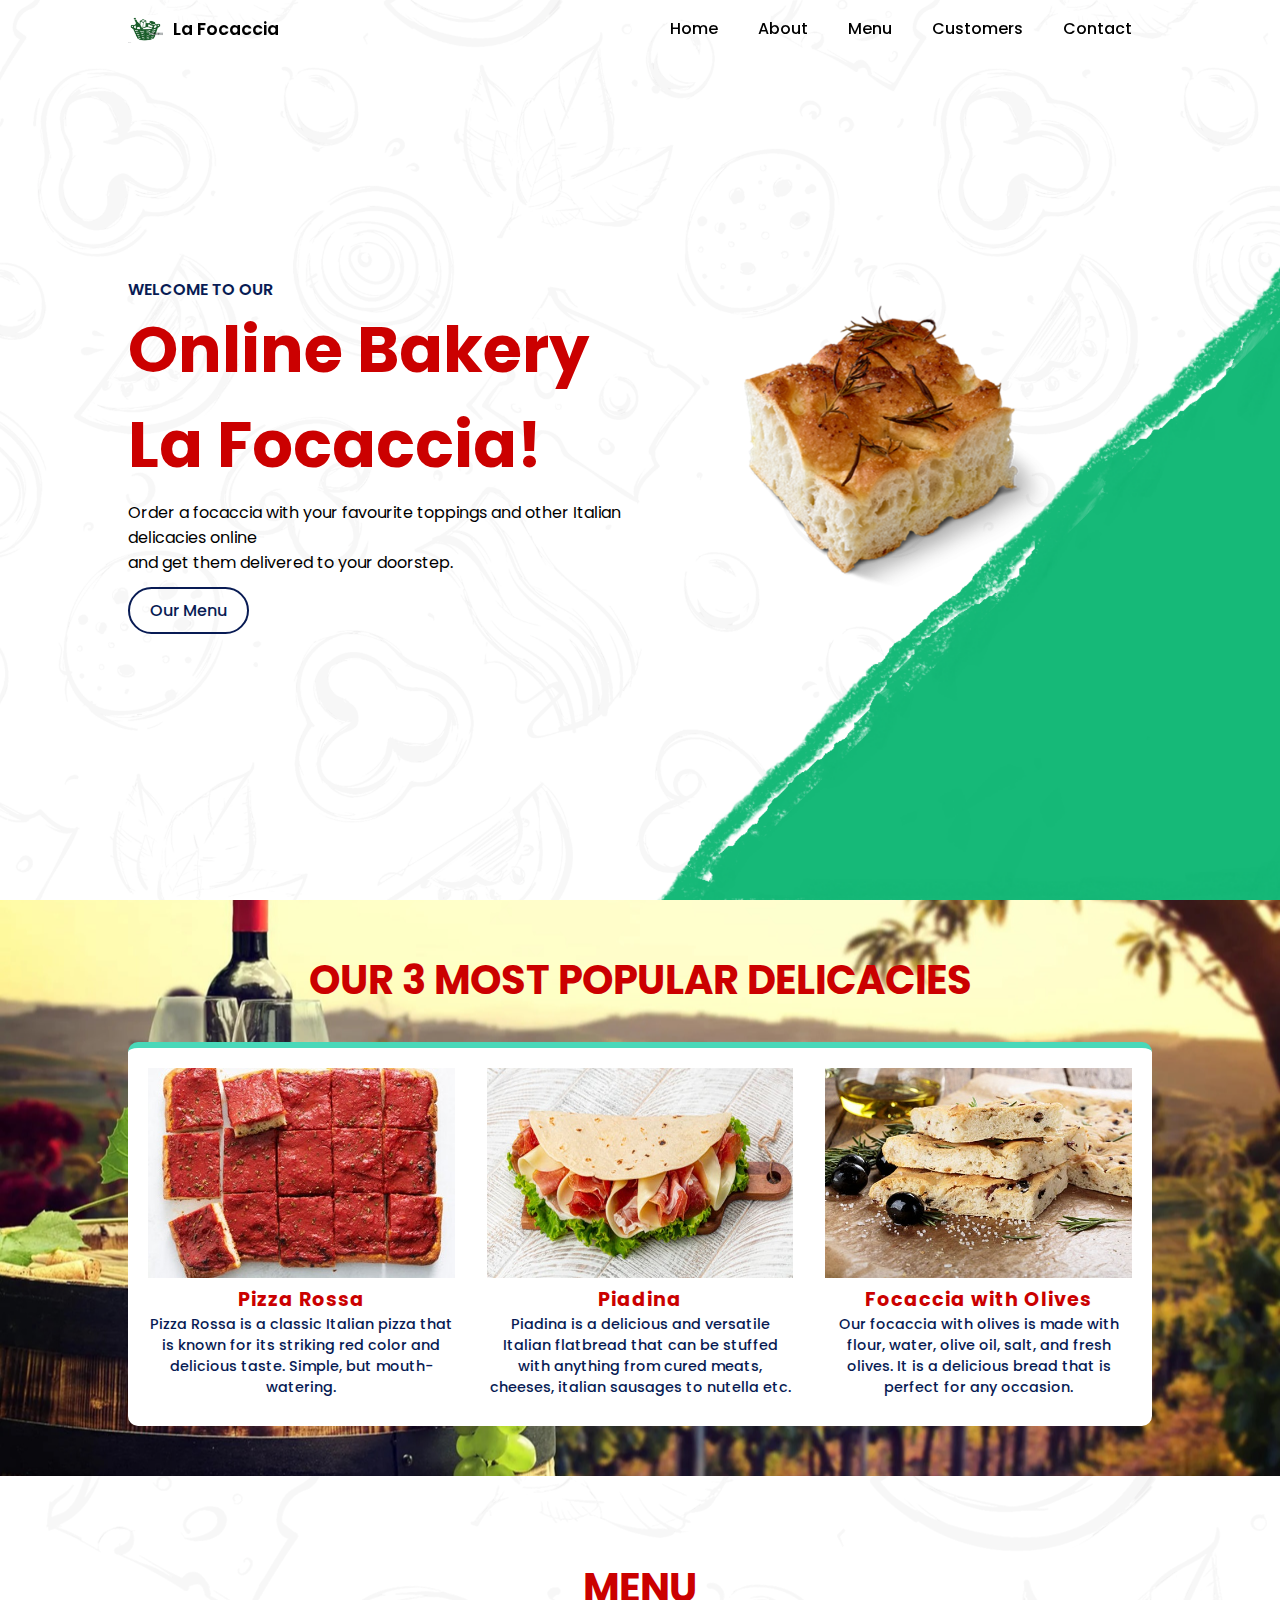
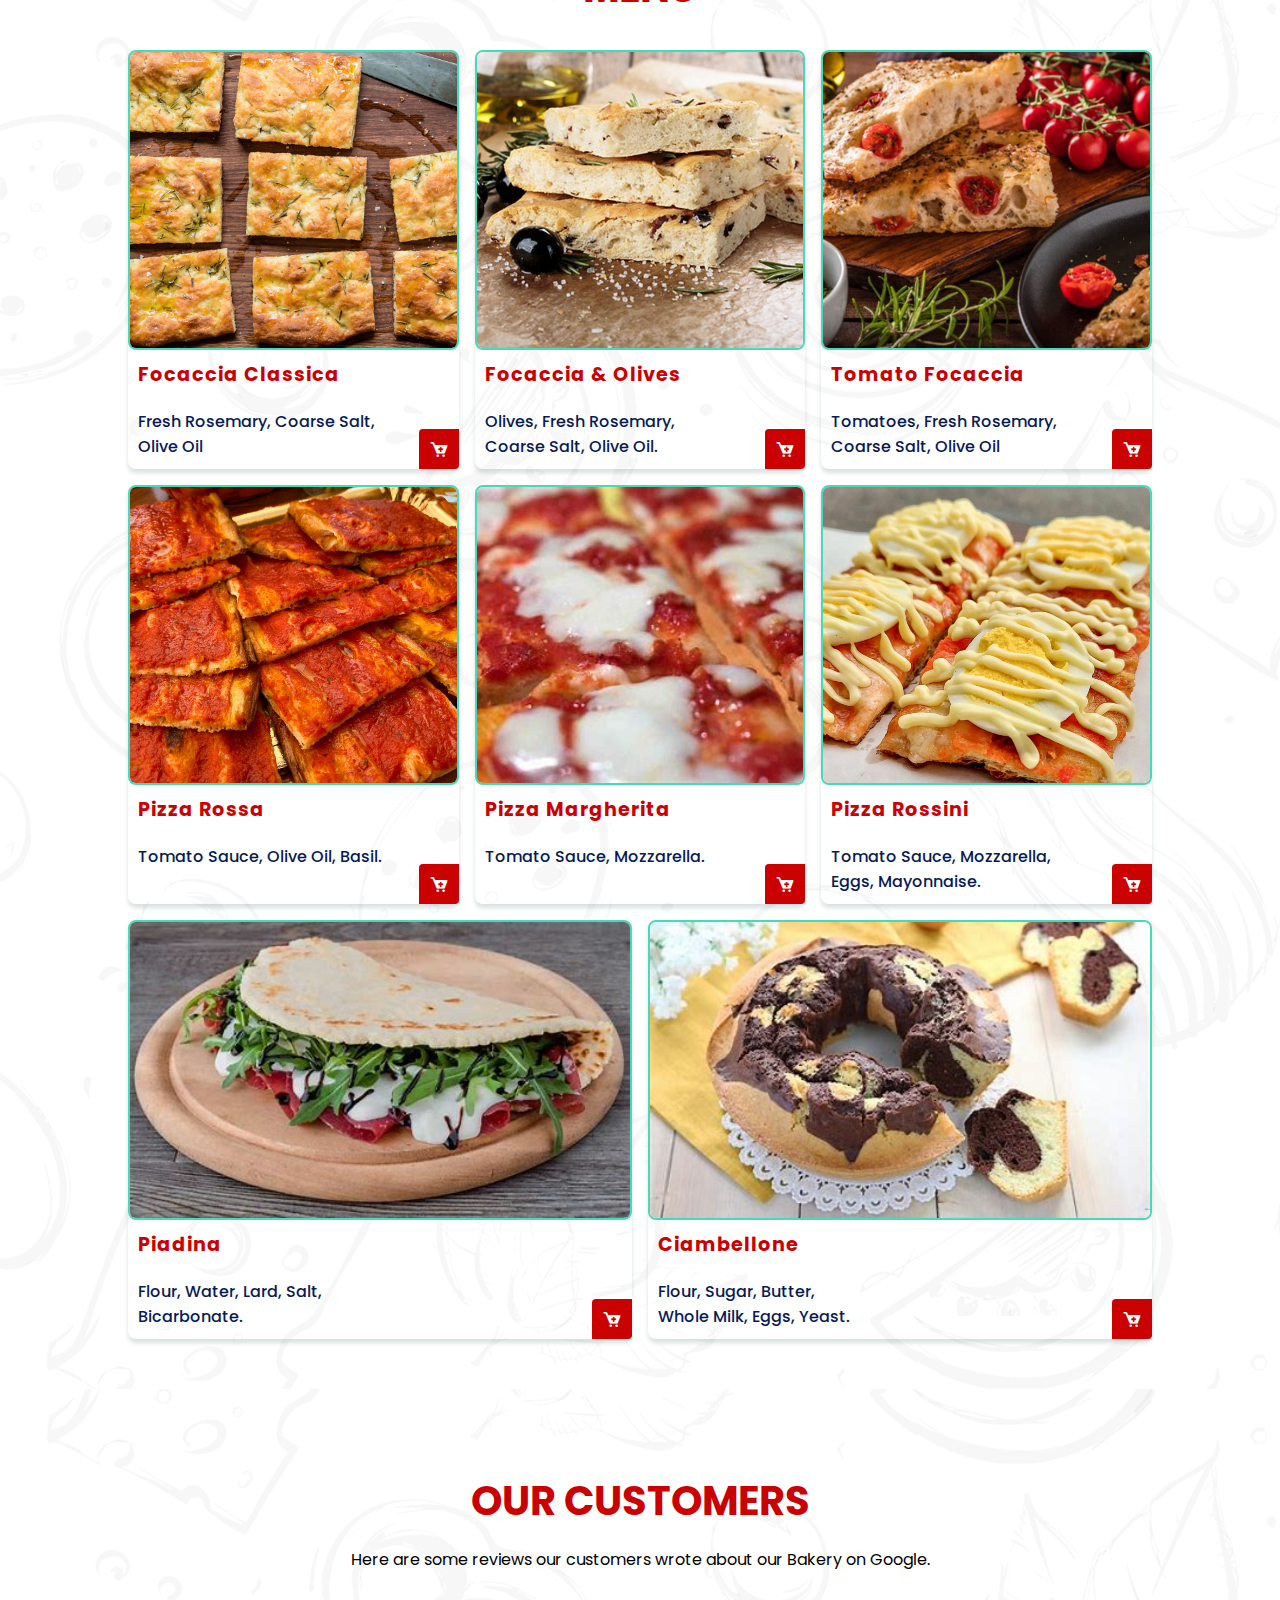
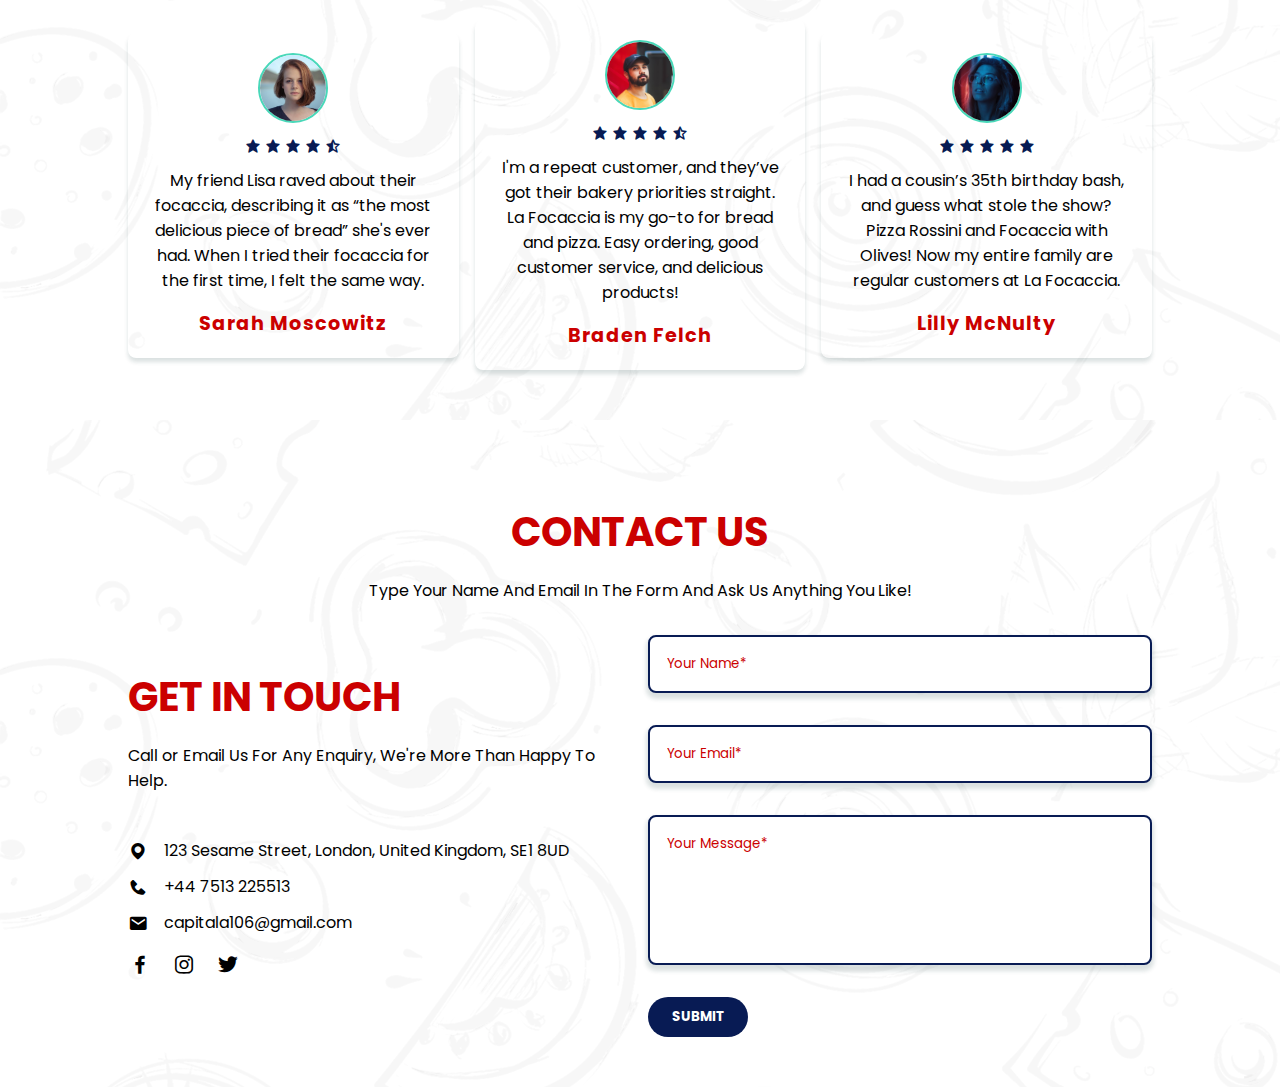
<file: index.html>
<!DOCTYPE html>
<html lang="en">
<head>
    <meta charset="UTF-8">
    <meta http-equiv="X-UA-Compatible" content="IE=edge">
    <meta name="viewport" content="width=device-width, initial-scale=1.0">
    <title>La Focaccia</title>
    <!-- CSS -->
    <link rel="stylesheet" href="style.css">
    <!-- Favicon -->
    <link rel="shortcut icon" href="img/favicon.png">
    <!-- Box Icons -->
    <link rel="stylesheet"
    href="https://cdn.jsdelivr.net/npm/boxicons@latest/css/boxicons.min.css">
</head>
<body>
    <!-- Navbar -->
<header>
    <a href="#home" class="logo"><img src="img/logo.jpg" alt="">La Focaccia</a>
    <i class='bx bx-menu-alt-right' id="altRight"></i>

    <ul class="navbar">
        <li><a href="#home">Home</a></li>
        <li><a href="#about">About</a></li>
        <li><a href="#menu">Menu</a></li>
        <li><a href="#customers">Customers</a></li>
        <li><a href="#contact">Contact</a></li>
    </ul>
</header>
<!-- Home -->
<section class="home" id="home">
    <div class="home-text">
        <span>Welcome To Our</span>
        <h1>Online Bakery<br>La Focaccia!</h1>
        <p>Order a focaccia with your favourite toppings and other Italian delicacies online <br> and get them delivered to your doorstep.</p>
        <a href="#menu" class="btn">Our Menu</a>
    </div>
  <div class="home-img">
        <img src="img/the1.png" alt="">
    </div> 
</section>
<!-- About Us -->
<section class="about" id="about">
    <h1>Our 3 Most Popular Delicacies</h1>

    <div class="about-container">
        <!-- Box 1 -->
        <div class="about-box">
            <div class="box-img">
                <img src="img/pizzarossa.jpg" alt="">
            </div> 
            <h3>Pizza Rossa</h3>
         <p>Pizza Rossa is a classic Italian pizza that is known for its striking red color and delicious taste. Simple, but mouth-watering.</p> 
        </div>
        <!-- Box 2 -->
        <div class="about-box">
            <div class="box-img">
                <img src="img/piada.jpg" alt="">
            </div> 
                <h3>Piadina</h3>
         <p>Piadina is a delicious and versatile Italian flatbread that can be stuffed with anything from cured meats, cheeses, italian sausages to nutella etc.</p> 
        </div>
        <!-- Box 3 -->
        <div class="about-box">
            <div class="box-img">
                <img src="img/menu2.jpg" alt=""> 
            </div>
                <h3>Focaccia with Olives</h3>
              <p>Our focaccia with olives is made with flour, water, olive oil, salt, and fresh olives. It is a delicious bread that is perfect for any occasion.</p> 
        </div>
    </div>
</section>

<!-- Menu -->
<section class="menu" id="menu">
    <div class="heading">
        <h2>Menu</h2>
    </div>
    <div class="menu-container">
        <!-- Box 1 -->
        <div class="menu-box" id="1">
            <div class="menu-img">
                <img src="img/menu1.jpg" alt="">
            </div>
            <h3>Focaccia Classica</h3>
            <h2>Fresh Rosemary, Coarse Salt, <br> Olive Oil</h2>
          <a href="cart.html"><i class='bx bxs-cart-add'></i></a>
        </div>
        <!-- Box 2 -->
        <div class="menu-box" id="2">
            <div class="menu-img">
                <img src="img/menu2.jpg" alt="">
            </div>
            <h3>Focaccia & Olives</h3>
            <h2>Olives, Fresh Rosemary, <br> Coarse Salt, Olive Oil.</h2>
            <a href="cart.html"><i class='bx bxs-cart-add'></i></a>
        </div>
        <!-- Box 3 -->
        <div class="menu-box" id="3">
            <div class="menu-img">
                <img src="img/menu3.jpg" alt="">
            </div>
            <h3>Tomato Focaccia</h3>
            <h2>Tomatoes, Fresh Rosemary, <br> Coarse Salt, Olive Oil</h2>
            <a href="cart.html"><i class='bx bxs-cart-add'></i></a>
        </div>
        <!-- Box 4 -->
        <div class="menu-box" id="4">
            <div class="menu-img">
                <img src="img/menu4.jpg" alt="">
            </div>
            <h3>Pizza Rossa</h3>
            <h2>Tomato Sauce, Olive Oil, Basil.
                <br></br>
            </h2>
            <a href="cart.html"><i class='bx bxs-cart-add'></i></a>
        </div>
        <!-- Box 5 -->
        <div class="menu-box" id="5">
            <div class="menu-img">
                <img src="img/menu5.jpg" alt="">
            </div>
            <h3>Pizza Margherita</h3>
            <h2>Tomato Sauce, Mozzarella.
                <br></br>
            </h2>
            <a href="cart.html"><i class='bx bxs-cart-add'></i></a>
        </div>
        <!-- Box 6 -->
        <div class="menu-box" id="6">
            <div class="menu-img">
                <img src="img/menu6.jpeg" alt="">
            </div>
            <h3>Pizza Rossini</h3>
            <h2>Tomato Sauce, Mozzarella, <br> Eggs, Mayonnaise.</h2>
            <a href="cart.html"><i class='bx bxs-cart-add'></i></a>
        </div>
        <!-- Box 7 -->
        <div class="menu-box" id="7">
            <div class="menu-img">
                <img src="img/menu7.jpg" alt="">
            </div>
            <h3>Piadina</h3>
            <h2>Flour, Water, Lard, Salt, <br> Bicarbonate.</h2>
            <a href="cart.html"><i class='bx bxs-cart-add'></i></a>
        </div>
        <!-- Box 8 -->
        <div class="menu-box" id="8">
            <div class="menu-img">
                <img src="img/menu8.jpg" alt="">
            </div>
            <h3>Ciambellone</h3>
            <h2>Flour, Sugar, Butter,<br> Whole Milk, Eggs, Yeast.</h2>
            <a href="cart.html"><i class='bx bxs-cart-add'></i></a>
        </div>
    </div>
</section>

<!-- Customers -->
<section class="customers" id="customers">
    <div class="heading">
        <h2>Our Customers</h2>
        <p>Here are some reviews our customers wrote about our Bakery on Google.</p>
    </div>
    <div class="customers-container">
        <!-- Box 1 -->
        <div class="box">
            <img src="img/c1.jpg" alt="">
            <div class="stars">
                <i class='bx bxs-star'></i>
                <i class='bx bxs-star'></i>
                <i class='bx bxs-star'></i>
                <i class='bx bxs-star'></i>
                <i class='bx bxs-star-half' ></i>
            </div>
            <p>My friend Lisa raved about their focaccia, describing it as “the most delicious piece of bread” she's ever had. When I tried their focaccia for the first time, I felt the same way.</p>
            <h2>Sarah Moscowitz </h2>
        </div>
        <!-- Box 2 -->
        <div class="box">
            <img src="img/c2.jpg" alt="">
            <div class="stars">
                <i class='bx bxs-star'></i>
                <i class='bx bxs-star'></i>
                <i class='bx bxs-star'></i>
                <i class='bx bxs-star'></i>
                <i class='bx bxs-star-half' ></i>
            </div>
            <p>I'm a repeat customer, and they’ve got their bakery priorities straight. La Focaccia is my go-to for bread and pizza. Easy ordering, good customer service, and delicious products!</p>
            <h2>Braden Felch</h2>
        </div>
        <!-- Box 3 -->
        <div class="box">
            <img src="img/c3.jpg" alt="">
            <div class="stars">
                <i class='bx bxs-star'></i>
                <i class='bx bxs-star'></i>
                <i class='bx bxs-star'></i>
                <i class='bx bxs-star'></i>
                <i class='bx bxs-star'></i>
            </div>
            <p> I had a cousin’s 35th birthday bash, and guess what stole the show? Pizza Rossini and Focaccia with Olives! Now my entire family are regular customers at La Focaccia.
            </p>
            <h2>Lilly McNulty</h2>
        </div>
    </div>
</section>

<!--Contact Us Page-->
<section class="contact" id="contact">
    <div class="heading">
        <h2>Contact Us</h2>
        <p>Type Your Name And Email In The Form And Ask Us Anything You Like!</p>
    </div>
    <div class="contact-container">
        <div class="contact-info">
            <h2>Get In Touch</h2>
            <p>Call or Email Us For Any Enquiry, We're More Than Happy To Help.</p>
                <div class="address">
                    <i class='bx bxs-map'> <span>123 Sesame Street, London, United Kingdom, SE1 8UD</span></i>
                    <i class='bx bxs-phone'> <span>+44 7513 225513</span></i>
                    <i class='bx bxs-envelope'> <span>capitala106@gmail.com</span></i>
                </div>
                <div class="social">
                    <a href="https://www.facebook.com/"><i class='bx bxl-facebook'></i></a>
                    <a href="https://www.instagram.com/"><i class='bx bxl-instagram'></i></a>
                    <a href="https://x.com/"><i class='bx bxl-twitter'></i></a>
                </div>
        </div>
        <div class="contact-form">
            <form action="https://api.web3forms.com/submit" method="POST" class="ContactForm">
                <input type="hidden" name="access_key" value="833eae76-9117-4c32-8db9-ba31c6476129">
                <input type="text" name="name" placeholder="Your Name*" class="contact-inputs" autocomplete="given-name" required>
                <input type="email" name="email" placeholder="Your Email*" class="contact-inputs" autocomplete="email" required>
                <textarea name="message" cols="30" rows="10" placeholder="Your Message*" required></textarea>
                <button type="submit">Submit</button>
            </form>
        </div>
    </div>
</section>

    <!-- JavaScript -->
    <script src="script.js"></script>
</body>
</html>
</file>
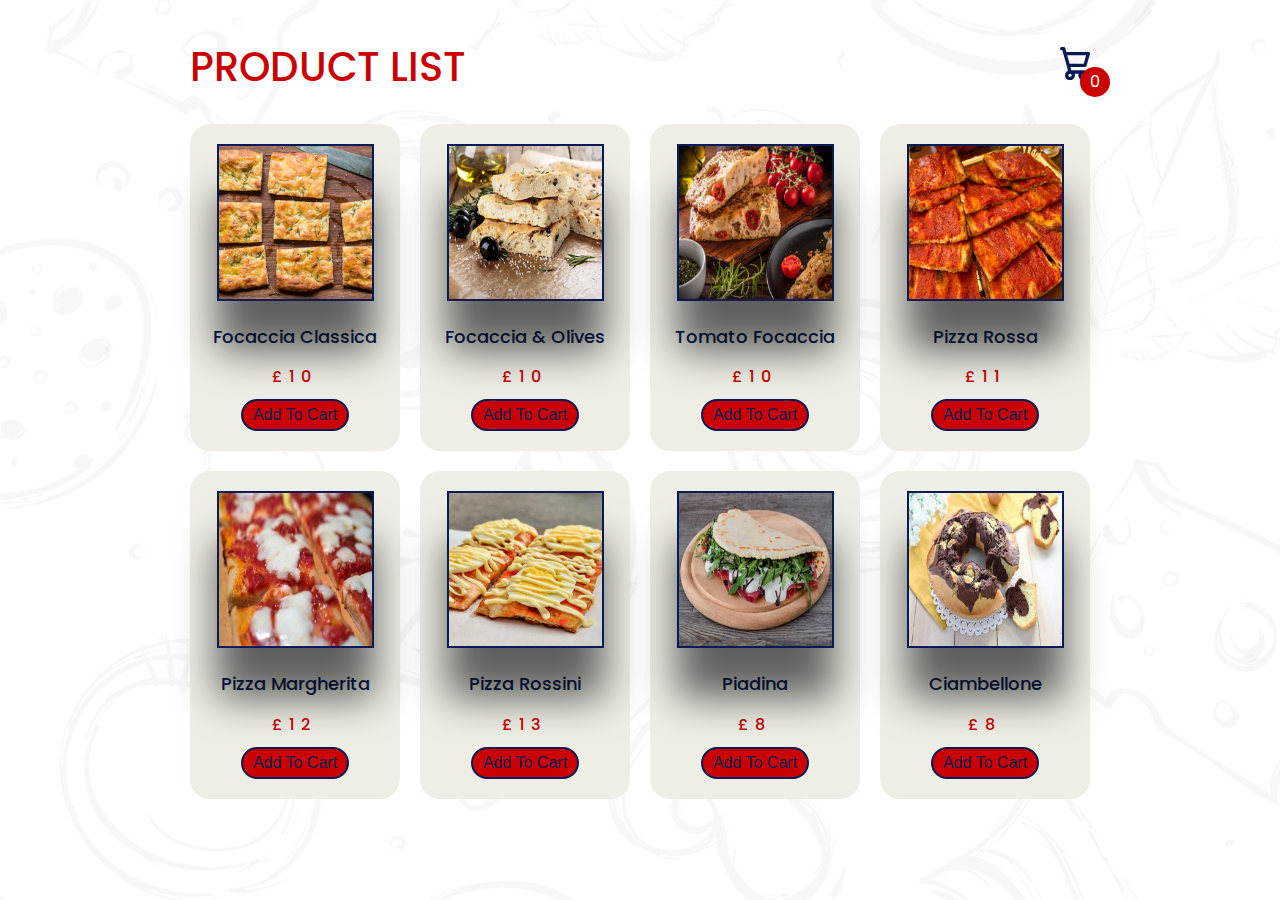
<file: cart.html>
<!DOCTYPE html>
<html lang="en">
<head>
    <meta charset="UTF-8">
    <meta name="viewport" content="width=device-width, initial-scale=1.0">
    <title>Cart</title>
    <link rel="stylesheet" href="style2.css">
    <link rel="shortcut icon" href="img/favicon.png">
</head>

<body>

    <div class="container">

        <!--header-->
        <header>
            <h1>PRODUCT LIST</h1>
            <div class="iconCart">
                <svg aria-hidden="true" xmlns="http://www.w3.org/2000/svg" fill="none" viewBox="0 0 18 20">
                    <path stroke="currentColor" stroke-linecap="round" stroke-linejoin="round" stroke-width="2" d="M6 15a2 2 0 1 0 0 4 2 2 0 0 0 0-4Zm0 0h8m-8 0-1-4m9 4a2 2 0 1 0 0 4 2 2 0 0 0 0-4Zm-9-4h10l2-7H3m2 7L3 4m0 0-.792-3H1"/>
                </svg>
                <div class="totalQuantity">0</div>
            </div>
        </header>

        <!--list product-->
        <div class="listProduct">

            <div class="item">
                <img src="img/menu1.jpg" alt="">
                <h2>Focaccia Classica</h2>
                <div class="price">£9.99</div>
                <button>Add To Cart</button>
            </div>

        </div>
    </div>

    <!--cart-->
    <div class="cart">
        <h2>
            CART
        </h2>

        <!--list inside cart-->
        <div class="listCart">

            <div class="item">
                <img src="img/menu1.jpg">
                <div class="content">
                    <div class="name">Focaccia Classica</div>
                    <div class="price">£9.99</div>
                </div>
                <div class="quantity">
                    <button>-</button>
                    <span class="value">3</span>
                    <button>+</button>
                </div>
            </div>

        </div>

        <!--cart buttons-->
        <div class="buttons">
            <div class="close">
                CLOSE
            </div>

            <div class="checkout"
                onclick="window.location.href = 'checkout.html';">
                CHECKOUT
            </div>
        </div>
    </div>

    <script src="app.js"></script>

</body>
</html>
</file>
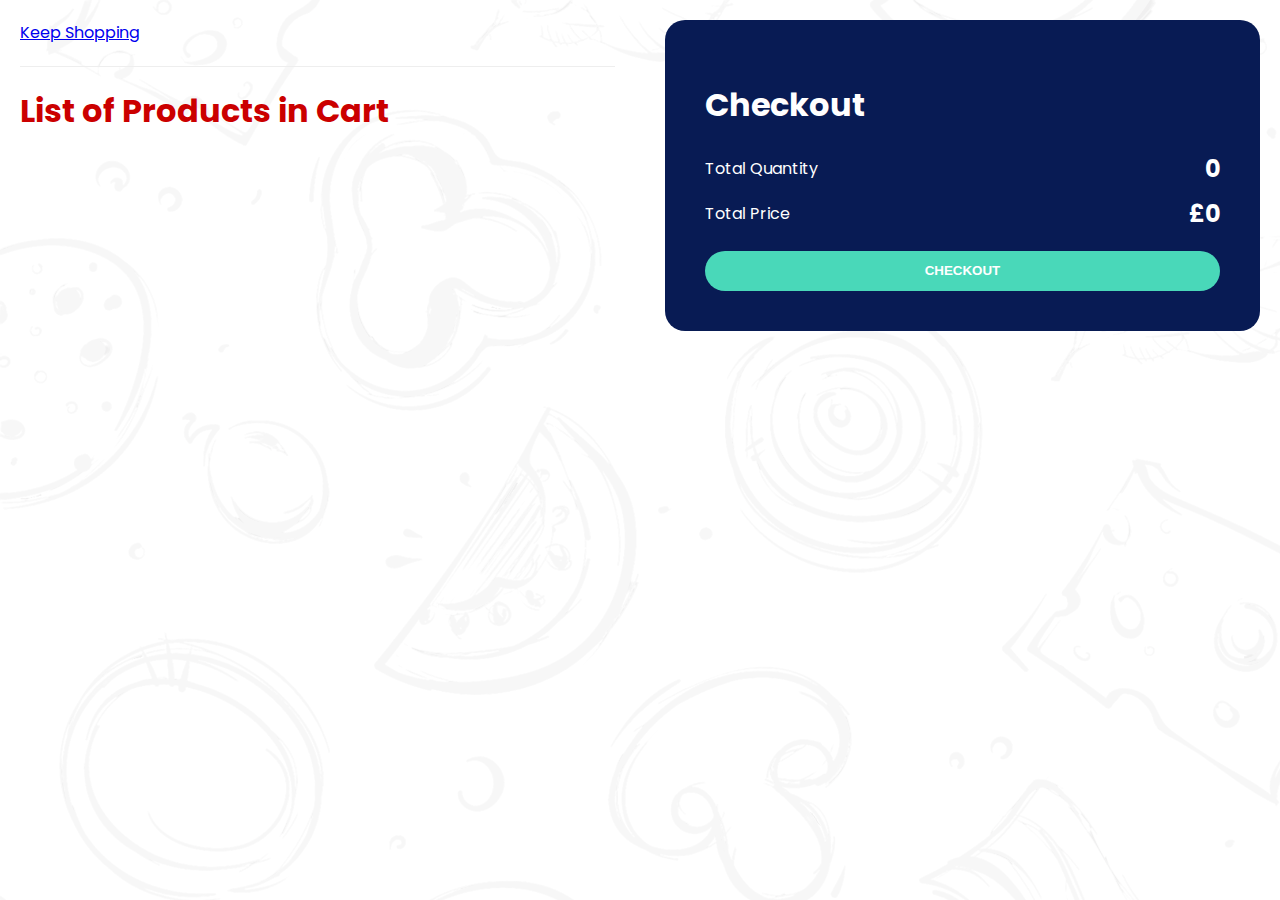
<file: checkout.html>
<!DOCTYPE html>
<html lang="en">
<head>
    <meta charset="UTF-8">
    <meta name="viewport" content="width=device-width, initial-scale=1.0">
    <title>Checkout</title>
    <link rel="stylesheet" href="checkout.css">
    <link rel="shortcut icon" href="img/favicon.png">
</head>
<body>
    
<div class="container">
    <div class="checkoutLayout">
        
        <div class="returnCart">
            <a href="cart.html">Keep Shopping</a>
            <h1>List of Products in Cart</h1>
            <div class="list">

                <div class="item">
                    <img src="img/menu1.jpg">
                    <div class="info">
                        <div class="name">Focaccia Classica</div>
                        <div class="price">£9.99</div>
                    </div>
                    <div class="quantity">1</div>
                    <div class="returnPrice">£9.99</div>
                </div>

            </div>
        </div>


        <div class="right">
            <h1>Checkout</h1>

            <div class="return">
                <div class="row">
                    <div>Total Quantity</div>
                    <div class="totalQuantity">12</div>
                </div>
                <div class="row">
                    <div>Total Price</div>
                    <div class="totalPrice">£100</div>
                </div>
            </div>
            <button class="buttonCheckout" onclick="window.location.href = 'payment.html';">CHECKOUT</button>
            </div>
    </div>
</div>


<script src="checkout.js"></script>

</body>
</html>
</file>
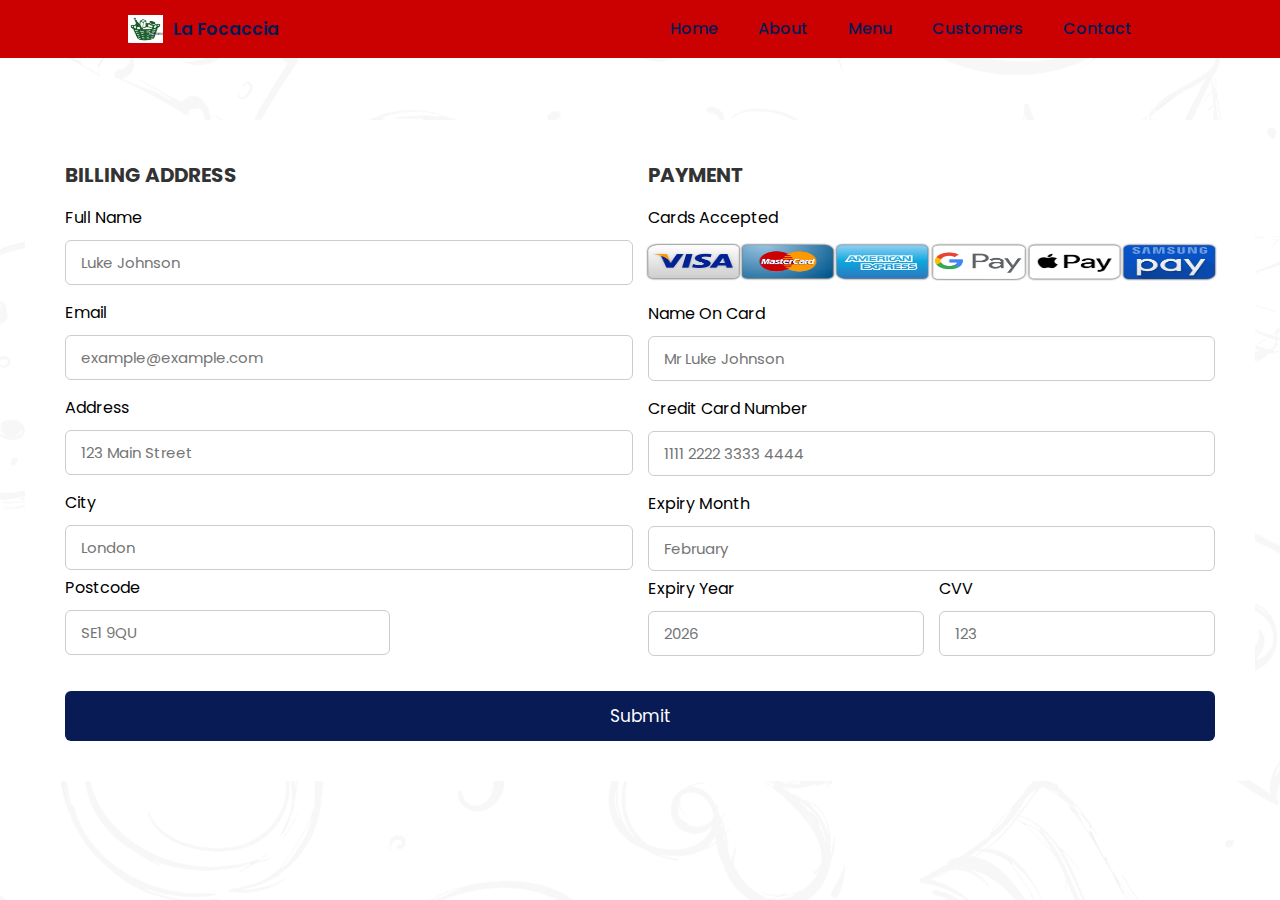
<file: payment.html>
<!DOCTYPE html>
<html lang="en">
<head>
    <meta charset="UTF-8">
    <meta http-equiv="X-UA-Compatible" content="IE=edge">
    <meta name="viewport" content="width=device-width, initial-scale=1.0">
    <title>Payment Page</title>
     <!-- CSS -->
     <link rel="stylesheet" href="payment.css">
     <!-- Favicon -->
     <link rel="shortcut icon" href="img/favicon.png">
     <!-- Box Icons -->
     <link rel="stylesheet"
     href="https://cdn.jsdelivr.net/npm/boxicons@latest/css/boxicons.min.css">
 </head>
 <body>
    <!-- Navbar -->
<header>
    <a href="index.html" class="logo"><img src="img/logo.jpg" alt="">La Focaccia</a>
    <i class='bx bx-menu-alt-right' id="altRight"></i>

    <ul class="navbar">
        <li><a href="index.html#home">Home</a></li>
        <li><a href="index.html#about">About</a></li>
        <li><a href="index.html#menu">Menu</a></li>
        <li><a href="index.html#customers">Customers</a></li>
        <li><a href="index.html#contact">Contact</a></li>
    </ul>
</header>

<!-- Payment Section -->
 <div class="container">
    <form action="">
        <div class="row">
            <div class="column">
                <h3 class="title">Billing Address</h3>
                <div class="input-box">
                    <span>Full Name</span>
                    <input type="text" placeholder="Luke Johnson" autocomplete="name" id="name" required>
                </div>
                <div class="input-box">
                    <span>Email</span>
                    <input type="email" placeholder="example@example.com" autocomplete="email" id="email" required>
                </div>
                <div class="input-box">
                    <span>Address</span>
                    <input type="text" placeholder="123 Main Street" autocomplete="street-address" id="address" required>
                </div>
                <div class="input-box">
                    <span>City</span>
                    <input type="text" placeholder="London" autocomplete="address-level2" id="city" required>

                    <div class="flex">
                        <div class="input-box">
                            <span>Postcode</span>
                            <input type="text" placeholder="SE1 9QU" autocomplete="postal-code" id="postcode" required>
                    </div>
                </div>
            </div>
        </div>

        <div class="column">
            <h3 class="title">Payment</h3>
            <div class="input-box">
                <span>Cards Accepted</span>
                <img src="img/credit-cards.png" alt="">
            </div>
            <div class="input-box">
                <span>Name On Card</span>
                <input type="text" placeholder="Mr Luke Johnson" autocomplete="cc-name" id="ccName" required>
            </div>
            <div class="input-box">
                <span>Credit Card Number</span>
                <input type="number" placeholder="1111 2222 3333 4444" autocomplete="cc-number" id="ccNumber" required>
            </div>
            <div class="input-box">
                <span>Expiry Month</span>
                <input type="text" placeholder="February" autocomplete="cc-exp-month" id="expMonth" required>

                <div class="flex">
                    <div class="input-box">
                        <span>Expiry Year</span>
                        <input type="number" placeholder="2026" autocomplete="cc-exp-year" id="expYear" required>
                </div>
                <div class="input-box">
                    <span>CVV</span>
                    <input type="number" placeholder="123" autocomplete="cc-csc" id="ccCVV" required>
            </div>
            </div>
        </div>
    </div>
    </div>

    <button type="submit" class="btn">Submit</button>
    </form>
 </div>

 <script src="script.js"></script>
</body>
</html>
</file>
<file: style.css>
/* Google Fonts */
@import url('https://fonts.googleapis.com/css2?family=Poppins:ital,wght@0,100;0,200;0,300;0,400;0,500;0,600;0,700;0,800;0,900;1,100;1,200;1,300;1,400;1,500;1,600;1,700;1,800;1,900&display=swap');
*{
    margin: 0;
    padding: 0;
    box-sizing: border-box;
    scroll-padding: 2rem;
    list-style: none;
    text-decoration: none;
    scroll-behavior: smooth;
    font-family: "Poppins", sans-serif;
}
:root{
    --main-color: #081b54; 
    --second-color: #CB0000;
    --tertiary-color: #49D8B9;
}
section{
    padding: 50px 10%;
}
img{
    width: 100%;
}
*::selection{
    background-color: var(--main-color);
    color: #fff;
}
/* end of brain */

/* header */
header{
    position: fixed;
    top: 0;
    right: 0;
    width: 100%;
    z-index: 1000;
    display: flex;
    justify-content: space-between;
    align-items: center;
    padding: 15px 10%;
    transition: 0.2s;
}
header.active{
    background: var(--second-color);
    box-shadow: 0 0 4px rgb(14 55 54 / 15%);
}
header.active .logo{
    color: #fff;
}
header.active .navbar a {
    color: #fff;
}
.logo{
    display: flex;
    align-items: center;
    font-size: 1.1rem;
    font-weight: 600;
    color: #000000;
}
.logo img{
    width: 35px;
    margin-right: 10px;
}
.navbar{
    display: flex;
}
.navbar a{
    padding: 10px 20px;
    font-size: 1rem;
    font-weight: 500;
    color: #000000;
}
.navbar a:hover{
    color: #fff;
    background: var(--main-color);
    border-radius: 4px;
}
#altRight{
    font-size: 24px;
    cursor: pointer;
    z-index: 10001;
    display: none;
}

/* Home */
.home{
    width: 100%;
    min-height: 100vh;
    display: flex;
    align-items: center;
    flex-wrap: wrap;
    background: url(img/bround.png);
    background-size: cover;
    background-position: center;
    background-repeat: no-repeat;
    gap: 1rem;
}
.home-img{
    image-rendering: crisp-edges;
    flex: 1 1 17rem;
}
.home-text{
    flex: 1 1 17rem;
}
.home-text span{
    font-size: 1rem;
    font-weight: 600;
    text-transform: uppercase;
    color: var(--main-color);
}
.home-text h1{
    font-size: 4rem;
    color: var(--second-color);
}
.home-text p{
    margin: 0.5rem 0 1.4rem;
}
.btn{
    padding: 10px 20px;
    font-weight: 500;
    border-radius: 40px;
    border: 2px solid var(--main-color);
    color: var(--main-color);
}
.btn:hover{
    background: var(--main-color);
    color: #fff;
    letter-spacing: 2px;
}

/* About */
.about{
    display: flex;
    align-items: center;
    flex-direction: column;
    background: url(img/wine.jpg);
    background-size: cover;
    background-position: center;
    background-repeat: no-repeat;
}
.about h1{
    font-size: 2.5rem;
    text-transform: uppercase;
    color: var(--second-color);
    margin-bottom: 2rem;
}
.about-container{
    background: #fff;
    display: flex;
    gap: 2rem;
    flex-wrap: wrap;
    display: flex;
    align-items: center;
    border-radius: 10px;
    border-top: 6px solid var(--tertiary-color);
    padding: 20px;
}
.box-img{
    width: 100%;
    height: 100%;
}
.box-img img{
    width: 100%;
    height: 100%;
    object-fit: contain;
    object-position: center;
}
.about-box{
    flex: 1 1 8rem;
    display: flex;
    flex-direction: column;
    align-items: center;
    text-align: center;
}
.about-box h3{
    font-size: 1.2rem;
    color: var(--second-color);
    letter-spacing: 1px;
}
.about-box p{
    font-size: 0.9rem;
    font-weight: 500;
    color: var(--main-color);
    margin: 0 0 0.5rem;
}

/* Menu */
.menu{
    background: url(img/bround.png);
}
.heading{
    text-align: center;
}
.heading h2{
    font-size: 2.5rem;
    text-transform: uppercase;
    color: var(--second-color);
    margin-bottom: 1rem;
}
.menu-container{
    display: flex;
    align-items: center;
    flex-wrap: wrap;
    gap: 1rem;
    justify-content: center;
    margin-top: 2rem;
}
.menu-box{
    position: relative;
    flex: 1 1 17rem;
    box-shadow: 0 4px 4px rgb(14 55 54 / 15%);
    border-radius: 0.5rem;
    height: auto;
}
.menu-img{
    width: 100%;
    height: 300px;
    border-radius: 0.5rem;
    overflow: hidden;
    image-rendering: crisp-edges;
    border: 2px solid var(--tertiary-color);
}
.menu-img img{
    width: 100%;
    height: 100%;
    object-fit: cover;
    object-position: center;
}
.menu-img img:hover{
    transform: scale(1.1);
    transition: 0.5s;
}
.menu-box h3{
    font-size: 1.2rem;
    color: var(--second-color);
    letter-spacing: 1px;
    padding: 10px;
}
.menu-box h2{
    font-size: 1rem;
    font-weight: 500;
    color: var(--main-color);
    padding: 10px;
}
.menu-box .bxs-cart-add{
    position: absolute;
    right: 0;
    bottom: 0;
    font-size: 20px;
    color: #fff;
    padding: 10px;
    background: var(--second-color);
    border-radius: 4px 0 4px 0;
}
.menu-box .bxs-cart-add:hover{
    background: var(--tertiary-color);
}

/* Customers */
.customers{
    background: url(img/bround.png);
}
.customers-container{
    display: flex;
    align-items: center;
    flex-wrap: wrap;
    gap: 1rem;
    justify-content: center;
    margin-top: 3rem;
}
.customers-container .box{
    flex: 1 1 16rem;
    text-align: center;
    padding: 20px;
    box-shadow: 0 4px 4px rgb(14 55 54 / 15%);
    border-radius: 0.5rem;
}
.box img{
    width: 70px;
    height: 70px;
    border-radius: 50%;
    object-fit: cover;
    border: 2px solid var(--tertiary-color);
}
.box .bx{
    color: var(--main-color);
    margin-top: 0.5rem;
}
.box h2{
    font-size: 1.2rem;
    color: var(--second-color);
    letter-spacing: 1px;
}
.box p{
    margin: 0.5rem 0 1rem;
}

/* Contact Us */
.contact{
    background: url(img/bround.png);
}
.contact-container{
    display: flex;
    flex-wrap: wrap;
    gap: 1rem;
    justify-content: center;
    margin-top: 2rem;
}
.contact-info{
    flex: 1 1 20rem;
}
.contact-form{
    flex: 1 1 20rem;
    display: flex;
    justify-content: center;
}
.contact-info h2,
.heading h2{
    font-size: 2.5rem;
    text-transform: uppercase;
    color: var(--second-color);
    margin-top: 2rem;
}
.contact-info p{
    margin-top: 1rem;
    margin-bottom: 2rem;
}
.address{
    display: flex;
    flex-direction: column;
}
.address i{
    display: flex;
    align-items: center;
    font-size: 20px;
    margin-top: 1rem;
}
.address span{
    font-size: 1rem;
    margin-left: 1rem;
}
.social{
    margin-top: 1rem;
}
.social a{
    font-size: 24px;
    color: #000000;
    margin-right: 1rem;
}
.social a:hover{
    color: var(--second-color);
}
.contact-form form{
    width: 100%;
    display: flex;
    flex-direction: column;
    gap: 1rem;
}
form input,
textarea{
    width: 100%;
    padding: 17px;
    border-radius: 0.5rem;
    outline: none;
    margin-bottom: 1rem;
    border: 2px solid var(--main-color);
    box-shadow: 0 4px 4px 2px rgb(14 55 54 / 15%);
}
form input::placeholder,
textarea::placeholder{
    color: var(--second-color);
}
form textarea{
    resize: none;
    height: 150px;
}
form button{
    max-width: 100px;
    background: var(--main-color);
    color: #fff;
    border: none;
    text-transform: uppercase;
    font-weight: bold;
    border-radius: 50px;
    cursor: pointer;
    transition: 0.3s;
    padding: 10px;
}
form button:hover{
    background: var(--second-color);
}
/* end of contact us */

/* Responsive website */
@media (max-width: 1100px){
    .home-text h1{
        font-size: 3rem;
    }
}
@media (max-width: 991px){
    header{
        padding: 18px 4%;
    }
    section {
        padding: 50px 4%;
    }
}
@media (max-width: 991px){
    header{
        padding: 11px 4%;
    }
    #altRight{
        display: initial;
    }
    header.active #altRight{
        color: #fff;
    }
    header .navbar{
        position:absolute;
        top: -500px;
        right: 0;
        left: 0%;
        display: flex;
        flex-direction: column;
        background: var(--second-color);
        box-shadow: 0 4px 4px rgb(14 55 54 / 15%);
        transition: 0.2s ease;
        text-align: right;
    }
    .navbar.active{
        top: 100%;
    }
    .navbar a{
        padding: 1.5rem;
        display: block;
        color: #fff;
    }
    .home-text h1{
        font-size: 2.4rem;
    }
    .about h1{
        font-size: 2rem;
    }
    .heading h2{
        font-size: 1.6rem;
    }
    .contact-info h2{
        font-size: 1.6rem;
    }
}

@media (max-width: 360px){
    .home-text span {
        font-size: 0.8rem;
    }
    .home-text h1 {
        font-size: 2rem;
    }
    .home-text p {
        font-size: 0.9rem;
    }
}
</file>
<file: style2.css>
@import url('https://fonts.googleapis.com/css2?family=Poppins:ital,wght@0,100;0,200;0,300;0,400;0,500;0,600;0,700;0,800;0,900;1,100;1,200;1,300;1,400;1,500;1,600;1,700;1,800;1,900&display=swap');
body{
    margin: 0;
    font-family: Poppins;
    background: url(img/bround.png);
}
:root{
    --main-color: #081b54; 
    --second-color: #CB0000;
    --tertiary-color: #49D8B9;
}
*::selection{
    background-color: var(--main-color);
    color: #fff;
}
/* end of brain */


a{
    text-decoration: none;
}
.container{
    width: 900px;
    margin: auto;
    max-width: 90vw;
    text-align: center;
    padding-top: 10px;
    transition: transform .5s;
}
svg{
    width: 30px;
    color: var(--main-color);
}
svg:hover{
    transform: scale(1.1);
    fill: #081b54;
}
header{
    display: flex;
    justify-content: space-between;
    align-items: center;
    padding: -5px 0;
}
header h1{
    font-size: 2.5rem;
    color: var(--second-color);
    font-weight: 500;
}
.iconCart{
    position: relative;
    cursor: pointer;
    z-index: 1;
}
.iconCart .totalQuantity{
    position: absolute;
    background-color: var(--second-color);
    width: 30px;
    height: 30px;
    display: flex;
    justify-content: center;
    align-items: center;
    border-radius: 50%;
    color: #fff;
    top: 50%;
    right: -20px;
}


/* list product */
.listProduct .item img{
    width: 90%;
    filter: drop-shadow(0 50px 20px #0009);
    border: 2px solid var(--main-color);
}
.listProduct{
    display: grid;
    grid-template-columns: repeat(4, 1fr);
    gap: 20px;
}
.listProduct .item{
  background-color: #eeeee6; 
   /* box-shadow: 0 4px 4px rgb(14 55 54 / 15%); */
    padding: 20px;
    border-radius: 20px;
}
.listProduct .item h2{
    font-weight: 500;
    font-size: large;
    color: var(--main-color);
}
.listProduct .item .price{
    letter-spacing: 7px;
    font-size: 1rem;
    font-weight: 500;
    color: var(--second-color);
}
.listProduct .item button{
    background-color: var(--second-color);
    border: none;
    padding: 5px 10px;
    margin-top: 10px;
    border-radius: 20px;
    cursor: pointer;
    color: var(--main-color);
    font-size: 1rem;
    font-weight: 500;
    border: 2px solid var(--main-color);
}
.item button:hover{
    color: var(--second-color);
    background-color: #eeeee6;
}


/* cart */
.cart{
    color: #fff;
    position: fixed;
    width: 400px;
    max-width: 80vw;
    height: 100vh;
    background-color: #0E0F11;
    inset: 0 -400px 0 auto; 
    display: grid;
    grid-template-rows: 70px 1fr 70px;
    transition: .7s;
}

.cart .buttons .checkout{
    background-color: var(--main-color);
    color: #fff;
}
.cart .buttons .checkout:hover{
    background-color: var(--tertiary-color);
    color: #fff;
}
.cart .buttons .close:hover{
    background-color: var(--tertiary-color);
    color: #fff;
}
.cart .buttons .close{
    background-color: var(--second-color);
    color: #fff;
}
.cart h2{
    color: var(--second-color);
    padding: 20px;
    height: 30px;
    margin: 0;
}
.listCart .item:nth-child(even){
    background-color: #eee1;
}
.cart .listCart .item{
    display: grid;
    grid-template-columns: 50px 1fr 70px;
    align-items: center;
    gap: 20px;
    margin-bottom: 20px;
    
}
.cart .listCart img{
    width: 100%;
    height: 70px;
    object-fit: cover;
    border-radius: 10px;
}
.cart .listCart .item .name{
    font-weight: bold;
}
.cart .listCart .item .quantity{
    display: flex;
    justify-content: end;
    align-items: center;
}
.cart .listCart .item .quantity span{
    display: block;
    width: 50px;
    text-align: center;
}

.cart .listCart{
    padding: 20px;
    overflow: auto;
}
.cart .listCart::-webkit-scrollbar{
    width: 0;
}

.cart .buttons{
    display: grid;
    grid-template-columns: repeat(2, 1fr);
    text-align: center;
}
.cart .buttons div{
    background-color: #000;
    display: flex;
    justify-content: center;
    align-items: center;
    font-weight: bold;
    cursor: pointer;
}
.cart .buttons .onclick{
    color: #fff;
    text-decoration: none;
}

/* tablet */
@media only screen and (max-width: 992px) {
    .listProduct{
        grid-template-columns: repeat(3, 1fr);
    }
}

/* mobile */
@media only screen and (max-width: 768px) {
    .listProduct{
        grid-template-columns: repeat(2, 1fr);
    }
}
</file>
<file: checkout.css>
@import url('https://fonts.googleapis.com/css2?family=Poppins:ital,wght@0,100;0,200;0,300;0,400;0,500;0,600;0,700;0,800;0,900;1,100;1,200;1,300;1,400;1,500;1,600;1,700;1,800;1,900&display=swap');
body{
    margin: 0;
    font-family: Poppins;
    background: url(img/bround.png);
}
:root{
    --main-color: #081b54; 
    --second-color: #CB0000;
    --tertiary-color: #49D8B9;
}
*::selection{
    background-color: var(--main-color);
    color: #fff;
}
/* end of brain */

/* checkout */
.checkoutLayout{
    display: grid;
    grid-template-columns: repeat(2, 1fr);
    gap: 50px;
    padding: 20px;
}
.checkoutLayout .right{
    background-color: var(--main-color);
    border-radius: 20px;
    padding: 40px;
    color: #fff;
}
.checkoutLayout .right .return .row{
    display: flex;
    justify-content: space-between;
    align-items: center;
    margin-top: 10px;
}
.checkoutLayout .right .return .row div:nth-child(2){
    font-weight: bold;
    font-size: x-large;
}
.buttonCheckout{
    width: 100%;
    height: 40px;
    border: none;
    border-radius: 20px;
    background-color: var(--tertiary-color);
    margin-top: 20px;
    font-weight: bold;
    color: #fff;
    cursor: pointer;
}
.buttonCheckout:hover{
    background-color: #fff;
    color: var(--tertiary-color);
}
.returnCart h1{
    border-top: 1px solid #eee;  
    padding: 20px 0;
    color: var(--second-color);
}
.returnCart .row{
    display: flex;
    justify-content: space-between;
    align-items: center;
    margin-top: 30px;
    margin-bottom: 10px;
}
.returnCart .list .item img{
    height: 60px;
    border: 2;
}
.returnCart .list .item{
    display: grid;
    grid-template-columns: 80px 1fr  50px 80px;
    align-items: center;
    gap: 20px;
    margin-bottom: 30px;
    padding: 0 10px;
    box-shadow: 0 10px 20px #5555;
    border-radius: 20px;
}
.returnCart .list .item .name,
.returnCart .list .item .returnPrice{
    font-size: large;
    font-weight: bold;
}


@media screen and (max-width: 768px) 
{ .checkoutLayout { grid-template-columns: 1fr; }
.checkoutLayout .right { margin-top: 20px; }
.returnCart .list .item { grid-template-columns: 1fr; }
.returnCart .list .item img { justify-self: center; margin-bottom: 10px; }
.returnCart .list .item .name, .returnCart .list .item .returnPrice { text-align: center; }
}
@media screen and (max-width: 768px)
{ .checkoutLayout { grid-template-columns: 1fr; }
.checkoutLayout .right { margin-top: 20px; }
.returnCart .list .item { grid-template-columns: 1fr; }
.returnCart .list .item img { justify-self: center; margin-bottom: 10px; height: 120px; border: 2px solid var(--tertiary-color);}
.returnCart .list .item .name, .returnCart .list .item .returnPrice { text-align: center; position: relative; bottom: 15px;}
.returnCart .list .item .info { display: flex; flex-direction: column; align-items: center; }
.returnCart .quantity { text-align: center;}
.returnCart .returnPrice { font-size: large;}
}
</file>
<file: payment.css>
/* Google Fonts */
@import url('https://fonts.googleapis.com/css2?family=Poppins:ital,wght@0,100;0,200;0,300;0,400;0,500;0,600;0,700;0,800;0,900;1,100;1,200;1,300;1,400;1,500;1,600;1,700;1,800;1,900&display=swap');
*{
    margin: 0;
    padding: 0;
    box-sizing: border-box;
    scroll-padding: 2rem;
    list-style: none;
    text-decoration: none;
    scroll-behavior: smooth;
    font-family: "Poppins", sans-serif;
}
:root{
    --main-color: #081b54; 
    --second-color: #CB0000;
    --tertiary-color: #49D8B9;
}
section{
    padding: 50px 10%;
}
img{
    width: 100%;
}
*::selection{
    background-color: var(--main-color);
    color: #fff;
}
/* end of brain */

/* header */
header{
    position: fixed;
    top: 0;
    right: 0;
    width: 100%;
    z-index: 1000;
    display: flex;
    justify-content: space-between;
    align-items: center;
    padding: 15px 10%;
    transition: 0.2s;
    color: #fff;
    background: var(--second-color);
}
header.active{
    background: var(--second-color);
    box-shadow: 0 0 4px rgb(14 55 54 / 15%); 
}
header.active .logo{
    color: #fff;
}
header.active .navbar a {
    color: #fff;
}
.logo{
    display: flex;
    align-items: center;
    font-size: 1.1rem;
    font-weight: 600;
    color: var(--main-color)
}
.logo img{
    width: 35px;
    margin-right: 10px;
}
.navbar{
    display: flex;
}
.navbar a{
    padding: 10px 20px;
    font-size: 1rem;
    font-weight: 500;
    color: var(--main-color);
}
.navbar a:hover{
    color: #fff;
    background: var(--main-color);
    border-radius: 4px;
}
#altRight{
    font-size: 24px;
    cursor: pointer;
    z-index: 10001;
    display: none;
}

/* end of header */

/* payment */
.container{
    display: flex;
    justify-content: center;
    align-items: center;
    min-height: 100vh;
    background: url(img/bround.png);
    padding: 25px;
}
.container form{
    width: 100%;
    padding: 40px;
    background: #fff;
    border-radius: 10px;
}
form .row{
    display: flex;
    gap: 15px;
    flex-wrap: wrap;
}
.row .column{
    flex: 1 1 250px;
}
.column .title{
    font-size: 20px;
    color: #333;
    text-transform: uppercase;
    margin-bottom: 5px;
}
.column .input-box{
    margin: 15px 0;
}
.input-box span{
    display: block;
    margin-bottom: 10px;
}
.input-box input{
    width: 100%;
    padding: 10px 15px;
    border: 1px solid #ccc;
    border-radius: 6px;
    font-size: 15px;
}
.column .flex{
    display: flex;
    gap: 15px;
}
.flex .input-box{
    margin-top: 5px;
}
.input-box img{
    height: 34px;
    margin-top: 5px;
    filter: drop-shadow(0 0 1px #000);
}
form .btn{
    width: 100%;
    padding: 12px;
    background: var(--main-color);
    border: none;
    outline: none;
    border-radius: 6px;
    font-size: 17px;
    color: #fff;
    margin-top: 5px;
    cursor: pointer;
    transition: .5s;
}
form .btn:hover{
    background: var(--tertiary-color);
}
/* end of payment */

/* responsive */
@media (max-width: 991px){
    header{
        padding: 18px 4%;
    }
    section {
        padding: 50px 4%;
    }
}
@media (max-width: 991px){
    header{
        padding: 11px 4%;
    }
    #altRight{
        display: initial;
        color: var(--main-color);
    }
    header.active #altRight{
        color: #fff;
    }
    header .navbar{
        position:absolute;
        top: -500px;
        right: 0;
        left: 0%;
        display: flex;
        flex-direction: column;
        background: var(--second-color);
        box-shadow: 0 4px 4px rgb(14 55 54 / 15%);
        transition: 0.2s ease;
        text-align: right;
    }
    .navbar.active{
        top: 100%;
    }
    .navbar a{
        padding: 1.5rem;
        display: block;
        color: #fff;
    }
    .home-text h1{
        font-size: 2.4rem;
    }
    .about h1{
        font-size: 2rem;
    }
    .heading h2{
        font-size: 1.6rem;
    }
    .contact-info h2{
        font-size: 1.6rem;
    }
}
</file>
